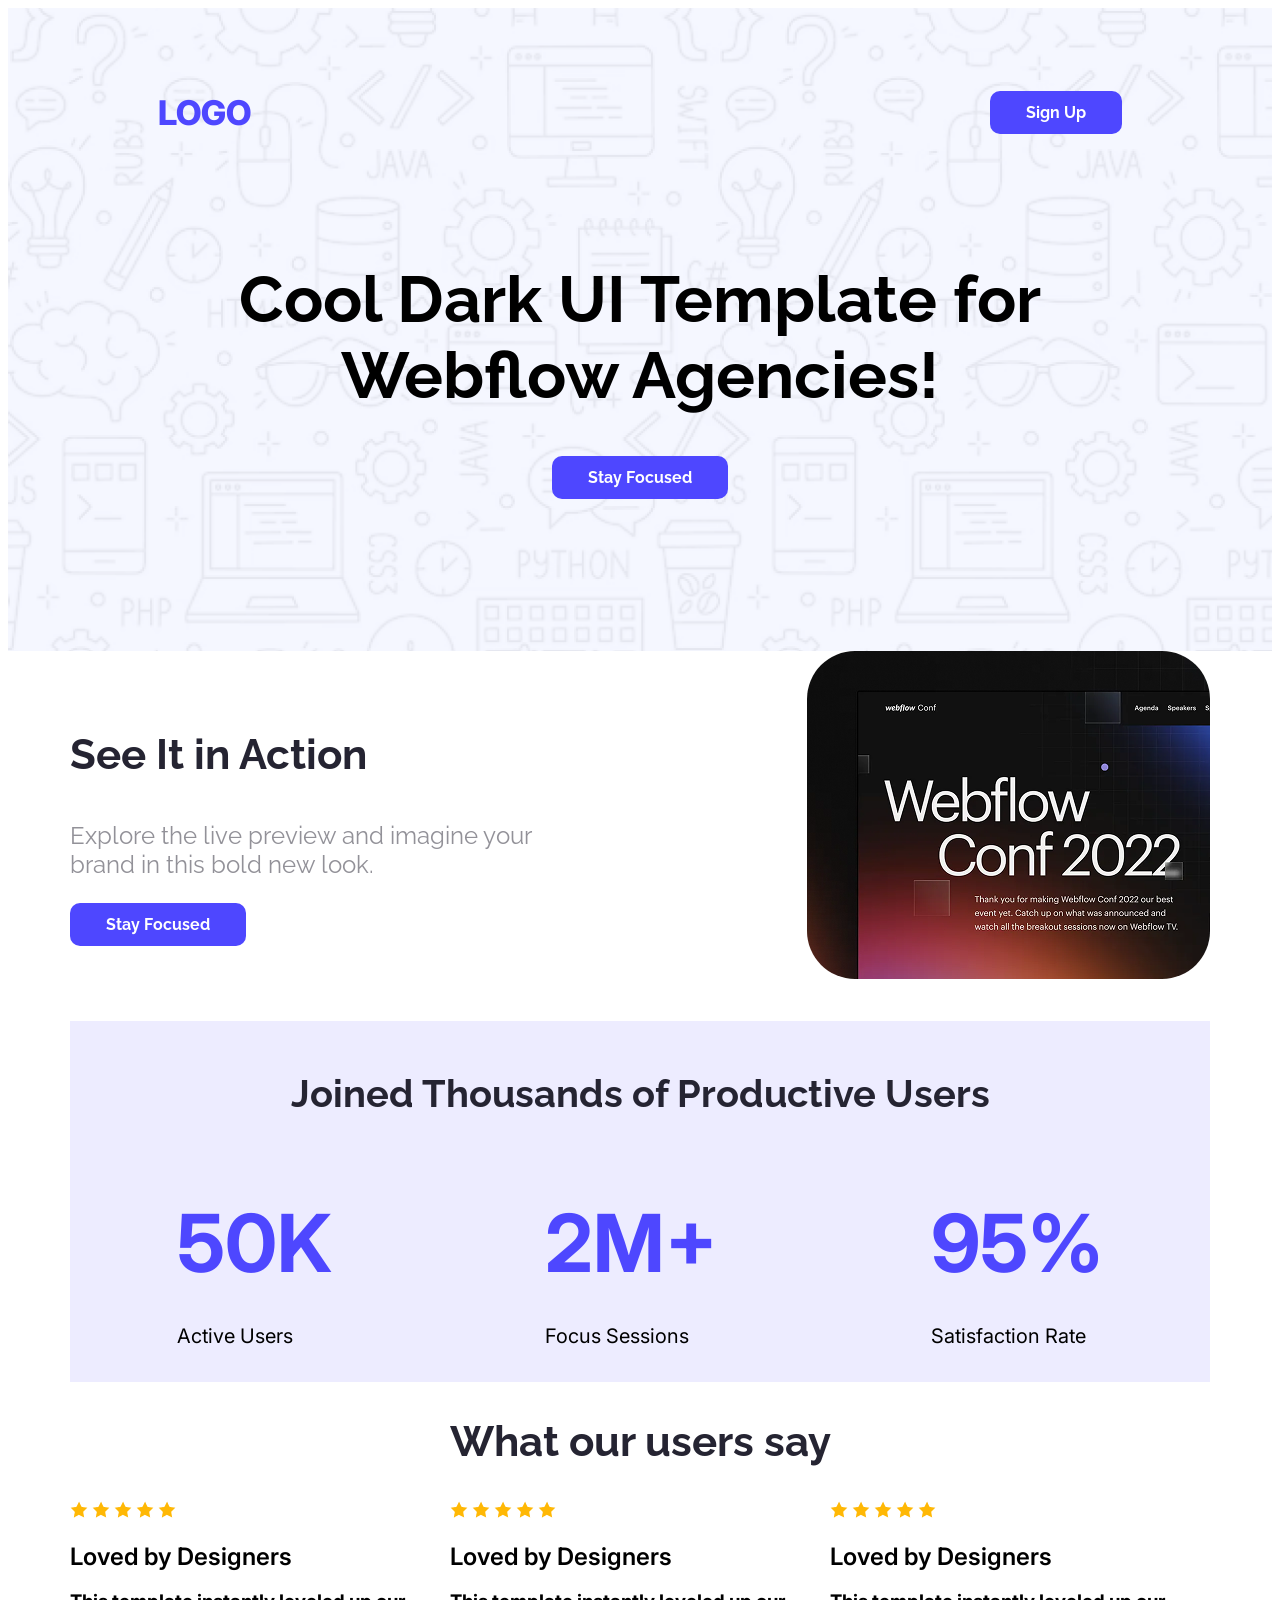
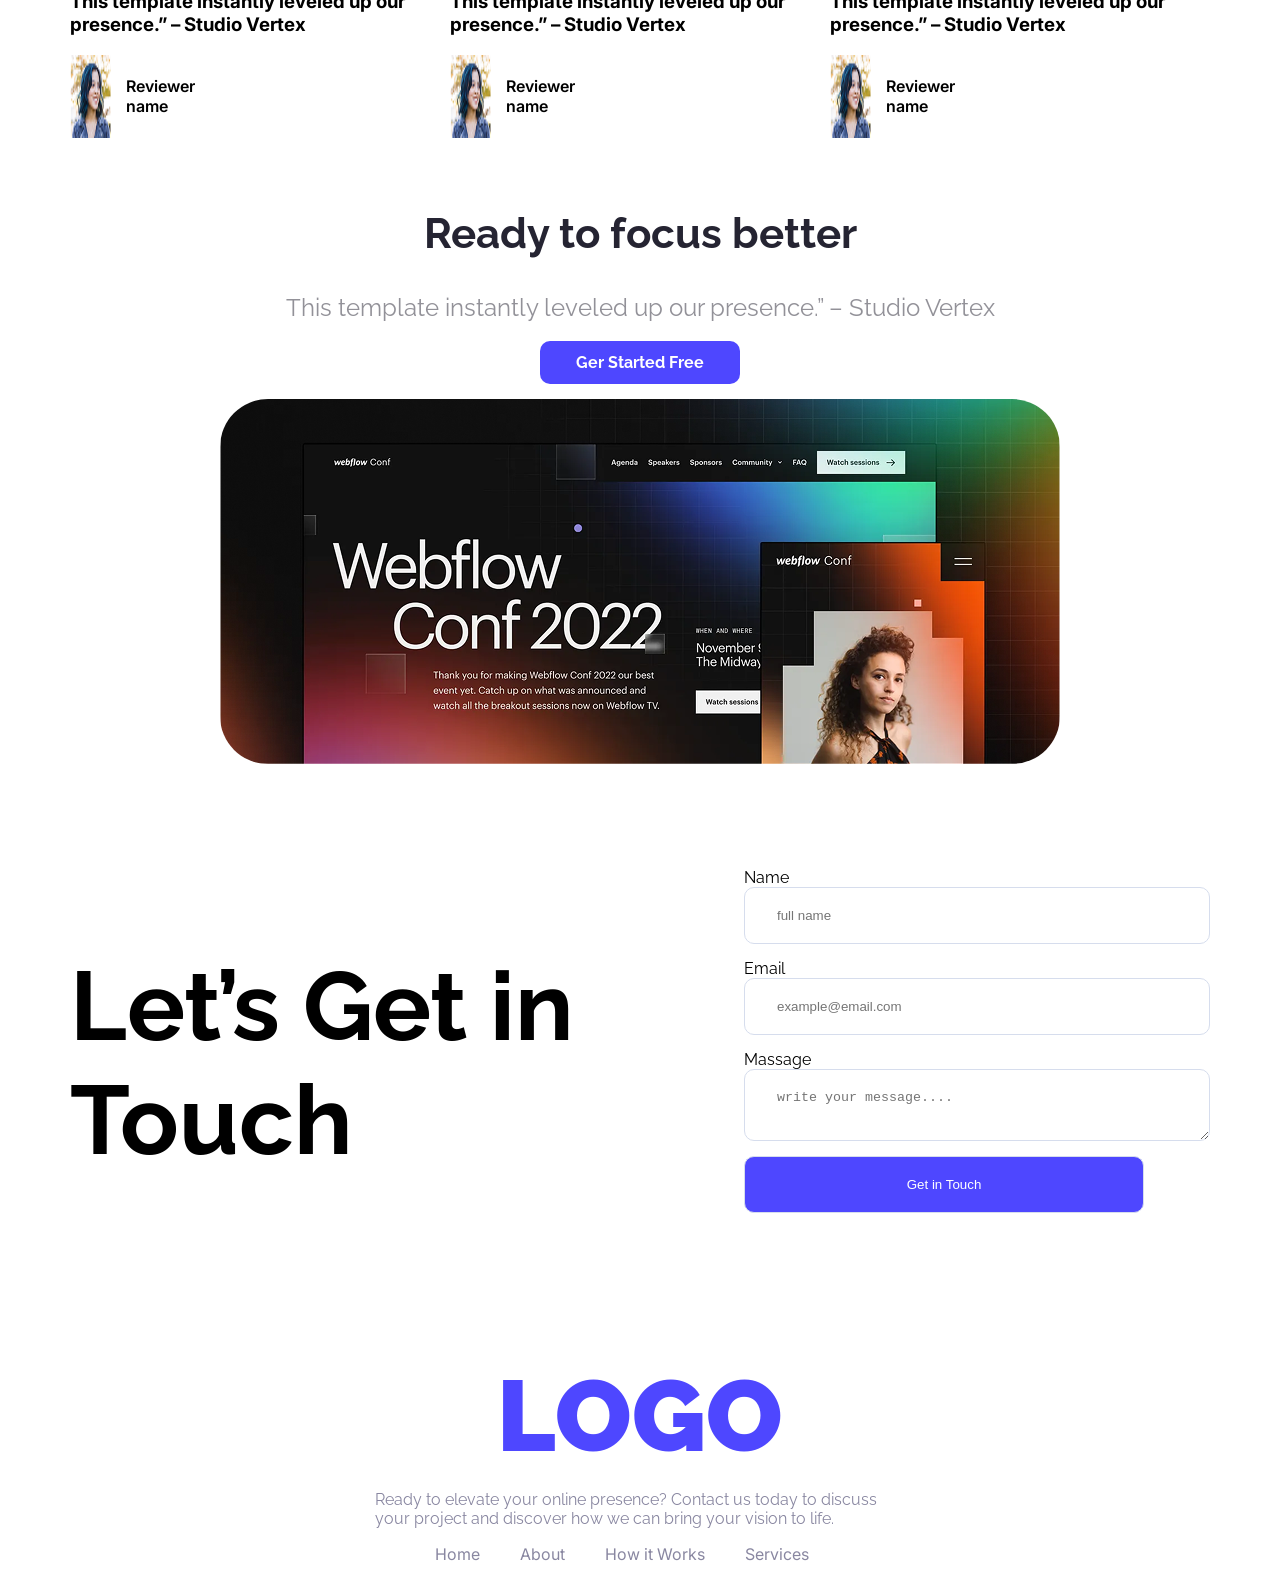
<file: index.html>
<!DOCTYPE html>
<html lang="en">

<head>
  <meta charset="UTF-8">
  <meta name="viewport" content="width=device-width, initial-scale=1.0">
  <title>web-flow-A01</title>
  <!-- google font -->
  <link rel="preconnect" href="https://fonts.googleapis.com">
  <link rel="preconnect" href="https://fonts.gstatic.com" crossorigin>
  <link
    href="https://fonts.googleapis.com/css2?family=Inter:ital,opsz,wght@0,14..32,100..900;1,14..32,100..900&family=Raleway:ital,wght@0,100..900;1,100..900&display=swap"
    rel="stylesheet">
  <!-- main css  -->
  <link rel="stylesheet" href="styles/webflowA01.css">
</head>

<body>
  <!-- header start -->
  <header class="header">
    <div class="header-top">
      <h3 class="nav-title "><span class="text-primary">LOGO</span></h3>
      <button class="btn-Primary">Sign Up</button>

    </div>
    <div class="hero-area">
      <div class="banner-content">
        <h1 class="banner-title rgba(37, 36, 50, 1)">Cool Dark UI Template for Webflow Agencies!</h1>
        <button class="btn-Primary">Stay Focused</button>
      </div>
    </div>
  </header>
  <!-- header end -->
  <!-- main start  -->
  <main>
    <section class="action-section">
      <div class="left-side">
        <h3 class="section-title">See It in Action</h3>
        <p class="section-description">Explore the live preview and imagine your brand in this bold new look.</p>
        <button class="btn-Primary">Stay Focused</button>
      </div>
      <div class="right-side">
        <img src="Assets/wc-mini.png" alt="">
      </div>
    </section>

    <!-- user section start  -->
    <section class="user-section">
      <h3 class="user-title">Joined Thousands of Productive Users</h3>
      <div class="user">
        <div class="date">
          <h1 class="data-title Primary-Color">50K</h1>
          <h5 class="data-subtitle">Active Users</h5>
        </div>
        <div class="date">
          <h1 class="data-title Primary-Color">2M+</h1>
          <h5 class="data-subtitle">Focus Sessions</h5>
        </div>
        <div class="date">
          <h1 class="data-title Primary-Color">95%</h1>
          <h5 class="data-subtitle">Satisfaction Rate</h5>
        </div>
      </div>
    </section>
    <!-- user section end -->
    <section class="what-users">
      <h1 class="section-title">What our users say</h1>
      <div class="loved-area">
        <div class="loved">
          <div class="star">
            <img src="Assets/icon-star.png" alt="">
            <img src="Assets/icon-star.png" alt="">
            <img src="Assets/icon-star.png" alt="">
            <img src="Assets/icon-star.png" alt="">
            <img src="Assets/icon-star.png" alt="">
          </div>
          <h2 class="loved-title">Loved by Designers</h2>
          <h3 class="loved-subtitle">This template instantly leveled up our presence.” – Studio Vertex</h3>
          <div class="user-info">
            <img src="Assets/avatar.png" alt="">
            <h4 class="name">Reviewer <br> name</h4>
          </div>
        </div>
        <div class="loved">
          <div class="star">
            <img src="Assets/icon-star.png" alt="">
            <img src="Assets/icon-star.png" alt="">
            <img src="Assets/icon-star.png" alt="">
            <img src="Assets/icon-star.png" alt="">
            <img src="Assets/icon-star.png" alt="">
          </div>
          <h2 class="loved-title">Loved by Designers</h2>
          <h3 class="loved-subtitle">This template instantly leveled up our presence.” – Studio Vertex</h3>
          <div class="user-info">
            <img src="Assets/avatar.png" alt="">
            <h4 class="name">Reviewer <br> name</h4>
          </div>
        </div>
        <div class="loved">
          <div class="star">
            <img src="Assets/icon-star.png" alt="">
            <img src="Assets/icon-star.png" alt="">
            <img src="Assets/icon-star.png" alt="">
            <img src="Assets/icon-star.png" alt="">
            <img src="Assets/icon-star.png" alt="">
          </div>
          <h2 class="loved-title">Loved by Designers</h2>
          <h3 class="loved-subtitle">This template instantly leveled up our presence.” – Studio Vertex</h3>
          <div class="user-info">
            <img src="Assets/avatar.png" alt="">
            <h4 class="name">Reviewer <br> name</h4>
          </div>
        </div>
      </div>
    </section>

    </section>
    <section class="ready-section">
      <h1 class="section-title">Ready to focus better</h1>
      <h2 class="section-description">This template instantly leveled up our presence.” – Studio Vertex</h2>
      <button class="btn-Primary">Ger Started Free</button>
      <div class="ready-img">
        <img src="Assets/wc-big.png" alt="">
      </div>
    </section>
  </main>
  <section class="Touch-Section">
    <h1>Let’s Get in Touch</h1>
    <div class="footer-input">
      <form action="">
        <label for="Name ">Name</label>
        <input type="Name" name="" id="" placeholder="full name">
        <label for="Email">Email</label>
        <input type="Email" name="" id="" placeholder="example@email.com">
        <label for="Massage">Massage</label>
        <textarea name="" id="" placeholder="write your message...."></textarea>
        <input class="submit" type="submit" value="Get in Touch">
      </form>
    </div>
  </section>
  <footer class="footer-section">
    <h1>LOGO</h1>
    <div class="footer-action">
      <p>Ready to elevate your online presence? Contact us today to discuss your project and discover how we can bring
        your vision to life.</p>
    </div>
    <nav>
      <ul>
        <li><a href="">Home</a></li>
        <li><a href="">About</a></li>
        <li><a href="">How it Works</a></li>
        <li><a href="">Services</a></li>
      </ul>
    </nav>
  </footer>
</body>

</html>
</file>
<file: styles/webflowA01.css>
body {
  font-family: "Raleway", sans-serif;
  font-optical-sizing: auto;
  font-weight: 400;
  font-style: normal;

}


/* shared styles */
.text-primary {
  color: #4E47FF;
}

.Primary-Color {
  color: #4E47FF;
}

.btn-Primary {
  background-color: #4E47FF;
  font-weight: bold;
  color: white;
  padding: 12px 36px;
  border-radius: 10px;
  border: none;
  font-size: 16px;
  font-family: Raleway;
  font-weight: 700;
  transition: 0.3s;
}

.btn-Primary:hover {
  background: #F0C411;
}

.section-title {
  font-size: 42px;
  font-weight: bold;
  color: rgba(37, 36, 50, 1);
}

.section-description {
  font-size: 24px;
  font-weight: 400;
  color: rgba(37, 36, 50, 0.5);
}

/* Nav styles */
.header-top {
  display: flex;
  justify-content: space-between;
  align-items: center;
  padding: 50px 150px;
}

.nav-title {
  font-weight: 800;
  font-size: 34px;
  font-family: inter;
}


/* header */
.header {
  background-image: url("../Assets/Hero-bg.png");
  background-size: cover;
  padding-bottom: 152px;

}

/* banner styles */
.hero-area {
  width: 905px;
  margin: 0 auto;
  text-align: center;
}

.banner-title {
  font-weight: bold;
  font-size: 65px;
}

/* about styles */
main {
  width: 1140px;
  margin: 0 auto;

}

.action-section {
  display: flex;
  gap: 220px;
  align-items: center;
}

.right-side {}

.right-side img {
  width: 403px;
  height: 328px;
  border-radius: 48px;
}


/* user section style  */
.user-section {
  background: rgba(78, 71, 255, 0.1);
}

.user-title {
  text-align: center;
  font-size: 38px;
  font-weight: 700;
  color: #252432;
  padding-top: 50px;
}

.user {
  display: flex;
  justify-content: space-around;
}

.data-title {
  font-size: 80px;
  font-weight: 700;
  font-family: Inter;
  margin-bottom: 0;
  margin-top: 40px;

}

.data-subtitle {
  font-family: Inter;
  font-size: 20px;
  font-weight: 400;
}

.what-users .section-title {
  text-align: center;

}

.loved-area {
  display: flex;
}

.loved-title {
  font-family: Inter;
  font-size: 24px;
  font-weight: 600;
}

.loved-subtitle {
  font-family: Inter;
}

.user-info {
  display: flex;
  gap: 15px;
}

.name {
  font-family: Inter;
  font-size: 16px;
  font-weight: 600;
}

/* ready section  */
.ready-section {
  text-align: center;
  margin: 71px 0;

}

.ready-img {
  margin-top: 15px;

}

.ready-img img {
  border-radius: 48px;
}





/* Touch-Section */
.Touch-Section {
  width: 1140px;
  display: flex;
  margin: 100px auto;
  gap: 115px;

}

.Touch-Section h1 {
  font-family: Raleway;
  font-size: 97px;
  font-weight: 700;
}

.footer-input input,
textarea {
  width: 400px;
  border: 1px solid rgb(214, 221, 237);
  border-radius: 10px;
  background: rgb(255, 255, 255);
  padding: 20px 32px;
  display: block;
  margin-bottom: 15px;
}

.footer-input .submit {
  background: rgb(78, 71, 255);
  border-radius: 10px;
  color: white;
  transition: 0.3s;
}

.footer-input .submit:hover {
  background: #F0C411;
}

.footer-section {
  width: 531px;
  margin: 0 auto;
}

.footer-action {
  font-weight: 400;
  font-size: 16px;
  color: rgb(137, 135, 161);
}

.footer-section h1 {
  color: rgb(78, 71, 255);
  font-size: 100px;
  font-weight: 900;
  text-align: center;
  margin: 10px;
}

nav ul {
  list-style: none;
  display: flex;
}

nav ul li {}

nav ul li a {
  text-decoration: none;
  padding: 10px 20px;
  font-family: inter;
  color: rgb(137, 135, 161);
}
</file>
